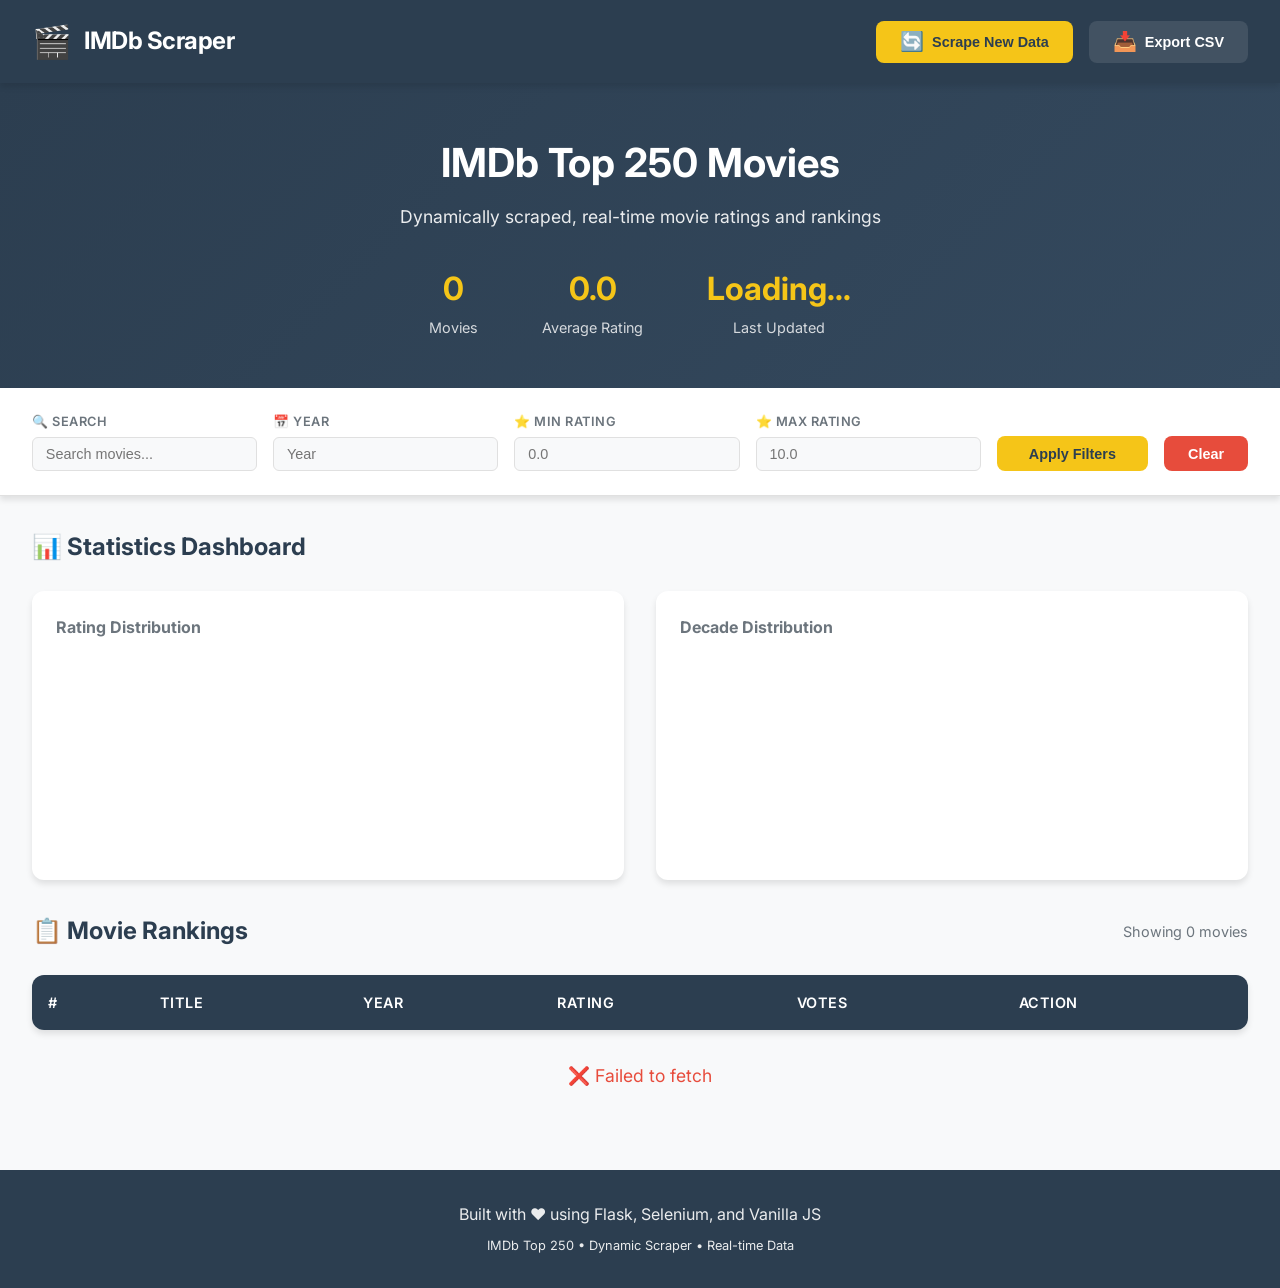
<file: index.html>
<!DOCTYPE html>
<html lang="en">
<head>
    <meta charset="UTF-8">
    <meta name="viewport" content="width=device-width, initial-scale=1.0">
    <title>🎬 IMDb Movie Rating Scraper</title>
    <link rel="stylesheet" href="style.css">
    <link href="https://fonts.googleapis.com/css2?family=Inter:wght@300;400;500;600;700&display=swap" rel="stylesheet">
</head>
<body>
    <!-- Navigation -->
    <nav class="navbar">
        <div class="nav-container">
            <div class="nav-logo">
                <span class="logo-icon">🎬</span>
                <span class="logo-text">IMDb Scraper</span>
            </div>
            <div class="nav-actions">
                <button id="refreshBtn" class="btn btn-primary">
                    <span class="btn-icon">🔄</span> Scrape New Data
                </button>
                <button id="exportBtn" class="btn btn-secondary">
                    <span class="btn-icon">📥</span> Export CSV
                </button>
            </div>
        </div>
    </nav>

    <!-- Hero Section -->
    <header class="hero">
        <div class="hero-content">
            <h1>IMDb Top 250 Movies</h1>
            <p>Dynamically scraped, real-time movie ratings and rankings</p>
            <div class="hero-stats" id="heroStats">
                <div class="stat-item">
                    <span class="stat-number" id="totalMovies">0</span>
                    <span class="stat-label">Movies</span>
                </div>
                <div class="stat-item">
                    <span class="stat-number" id="avgRating">0.0</span>
                    <span class="stat-label">Average Rating</span>
                </div>
                <div class="stat-item">
                    <span class="stat-number" id="lastUpdated">Loading...</span>
                    <span class="stat-label">Last Updated</span>
                </div>
            </div>
        </div>
    </header>

    <!-- Filters Section -->
    <section class="filters">
        <div class="filter-container">
            <div class="filter-group">
                <label for="searchInput">🔍 Search</label>
                <input type="text" id="searchInput" placeholder="Search movies..." class="filter-input">
            </div>
            <div class="filter-group">
                <label for="yearInput">📅 Year</label>
                <input type="number" id="yearInput" placeholder="Year" class="filter-input" min="1900" max="2025">
            </div>
            <div class="filter-group">
                <label for="minRating">⭐ Min Rating</label>
                <input type="number" id="minRating" placeholder="0.0" class="filter-input" min="0" max="10" step="0.1">
            </div>
            <div class="filter-group">
                <label for="maxRating">⭐ Max Rating</label>
                <input type="number" id="maxRating" placeholder="10.0" class="filter-input" min="0" max="10" step="0.1">
            </div>
            <button id="filterBtn" class="btn btn-filter">Apply Filters</button>
            <button id="clearFiltersBtn" class="btn btn-clear">Clear</button>
        </div>
    </section>

    <!-- Statistics Dashboard -->
    <section class="stats-dashboard">
        <h2>📊 Statistics Dashboard</h2>
        <div class="stats-grid" id="statsGrid">
            <div class="stat-card">
                <h3>Rating Distribution</h3>
                <div class="chart-container" id="ratingChart"></div>
            </div>
            <div class="stat-card">
                <h3>Decade Distribution</h3>
                <div class="chart-container" id="decadeChart"></div>
            </div>
        </div>
    </section>

    <!-- Movies Table -->
    <section class="movies-section">
        <div class="section-header">
            <h2>📋 Movie Rankings</h2>
            <span class="movie-count" id="movieCount">Showing 0 movies</span>
        </div>
        
        <div class="table-container">
            <table id="moviesTable">
                <thead>
                    <tr>
                        <th>#</th>
                        <th>Title</th>
                        <th>Year</th>
                        <th>Rating</th>
                        <th>Votes</th>
                        <th>Action</th>
                    </tr>
                </thead>
                <tbody id="moviesBody">
                    <!-- Movies will be dynamically loaded here -->
                </tbody>
            </table>
        </div>
        
        <div class="loading-container" id="loadingContainer">
            <div class="spinner"></div>
            <p>Loading movies...</p>
        </div>
        
        <div class="error-container" id="errorContainer" style="display: none;">
            <p class="error-message">❌ Failed to load movies. Please try again.</p>
        </div>
    </section>

    <footer class="footer">
        <p>Built with ❤️ using Flask, Selenium, and Vanilla JS</p>
        <p class="footer-small">IMDb Top 250 • Dynamic Scraper • Real-time Data</p>
    </footer>

    <script src="script.js"></script>
</body>
</html>
</file>
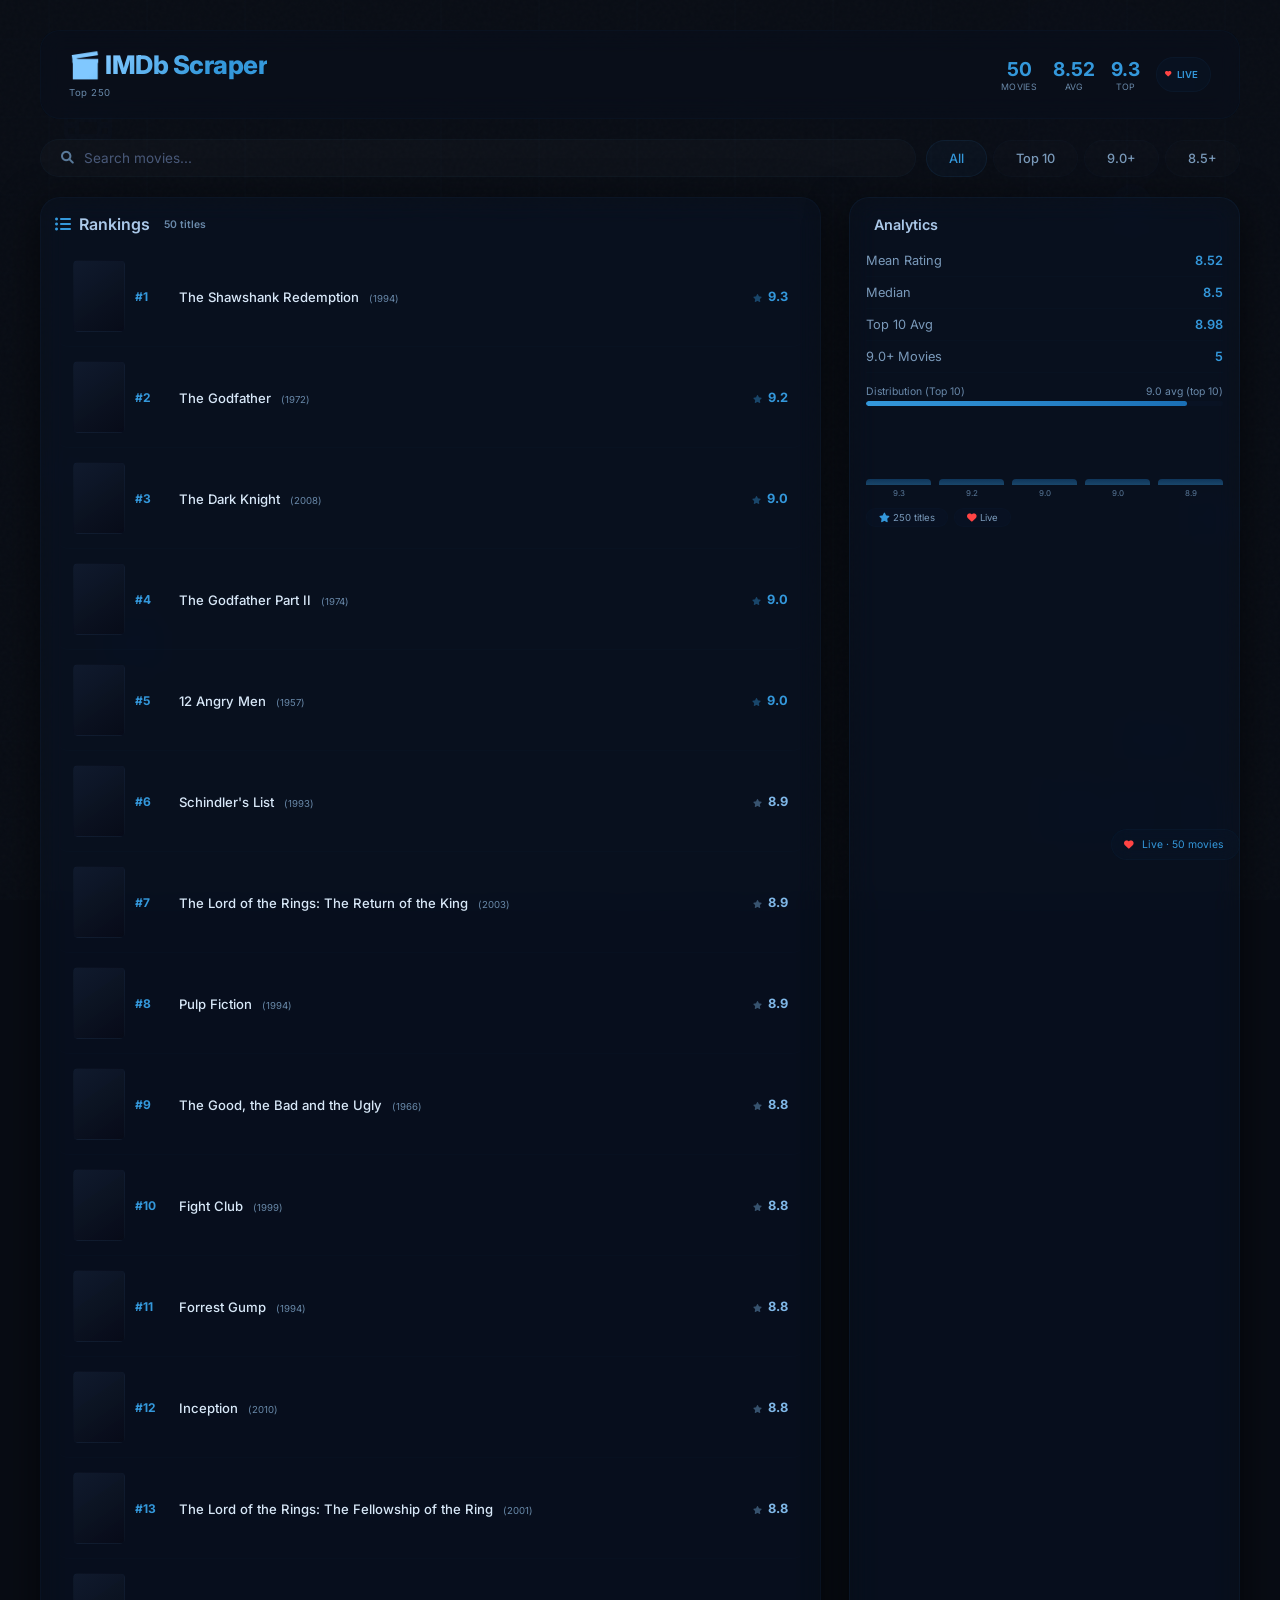
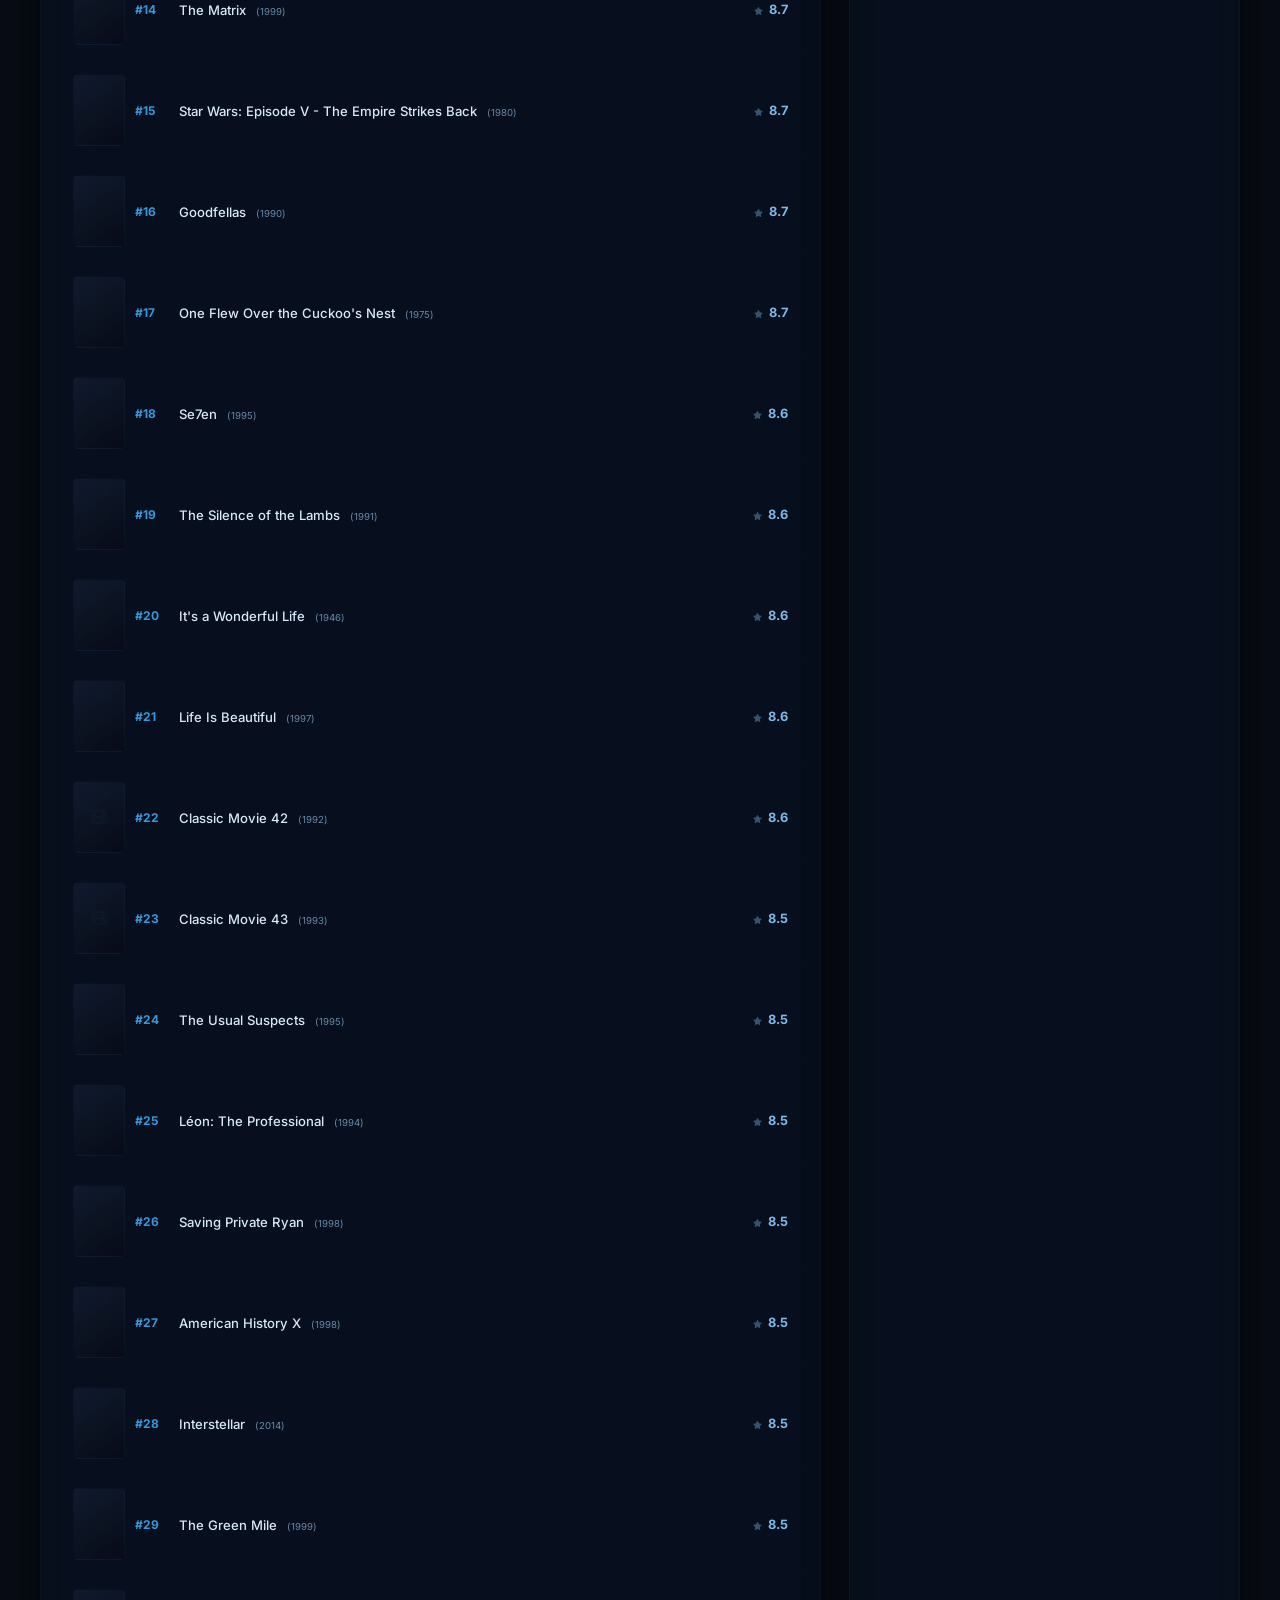
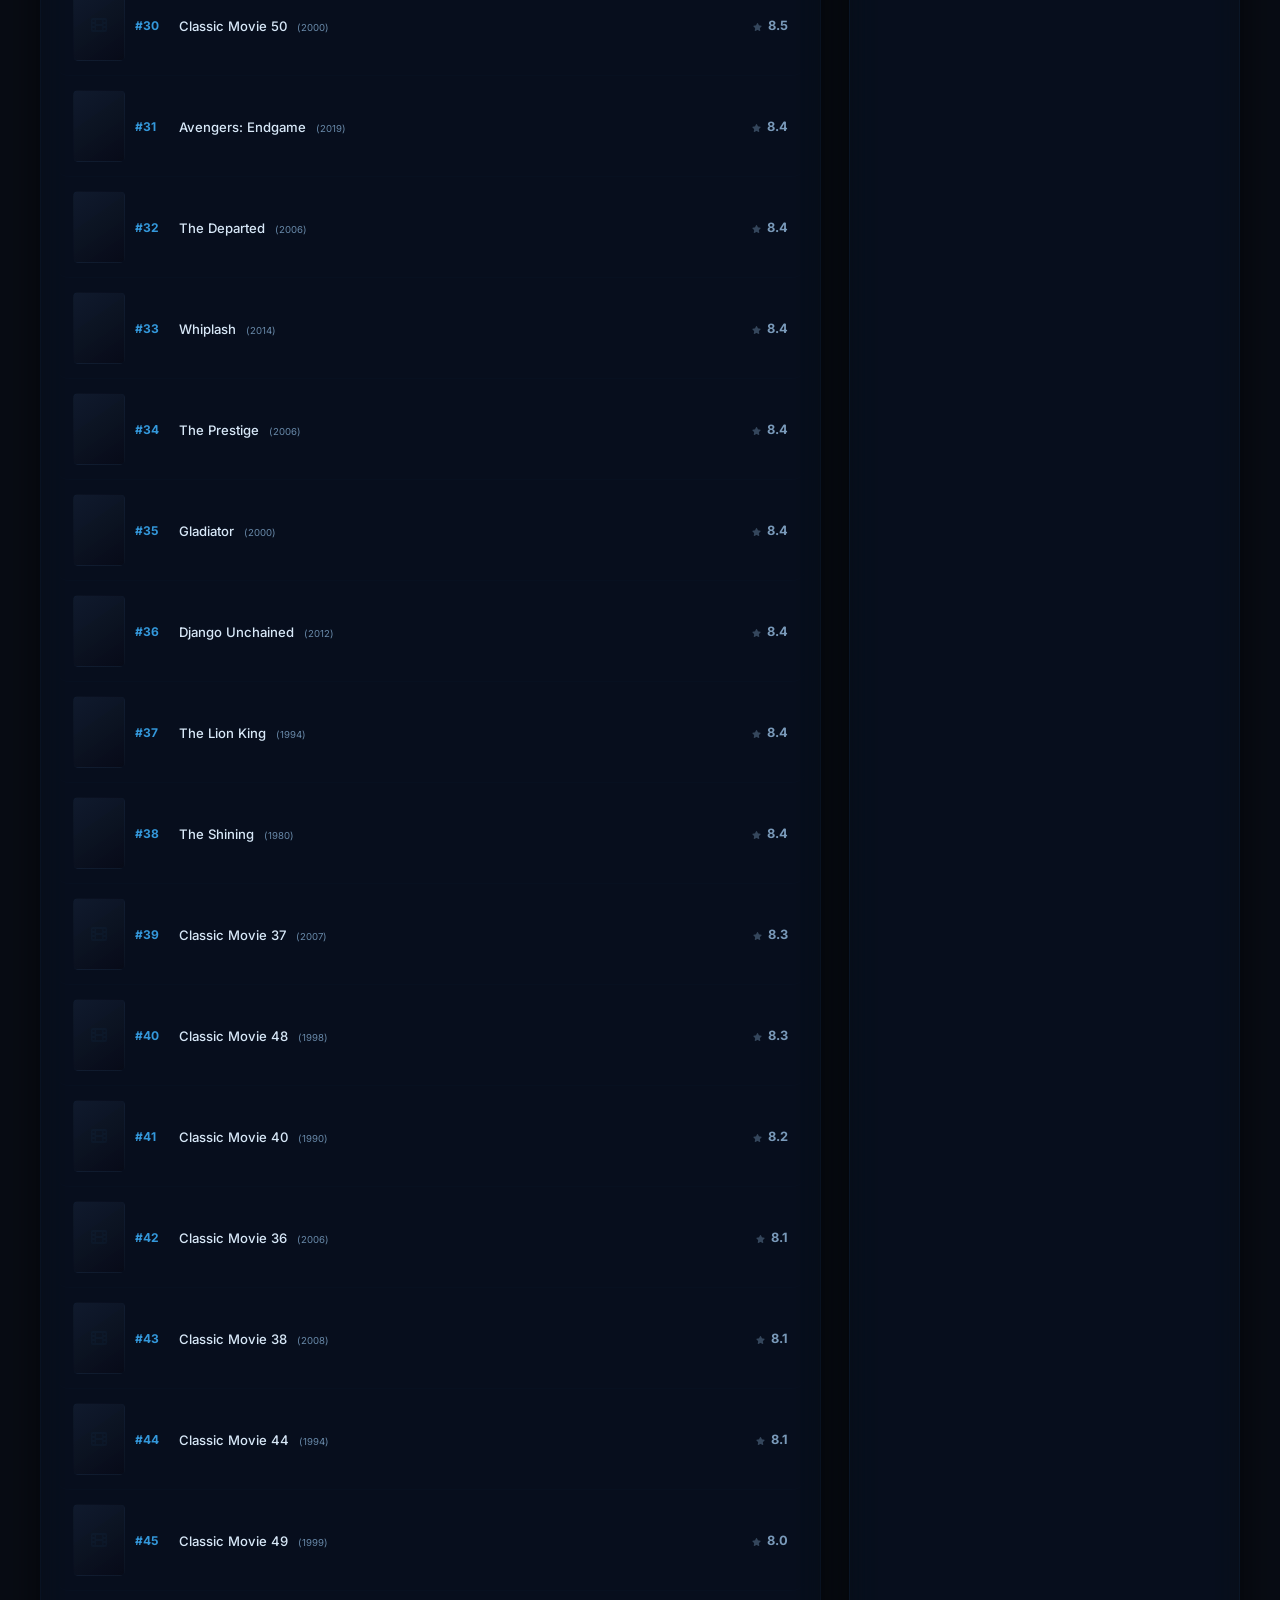
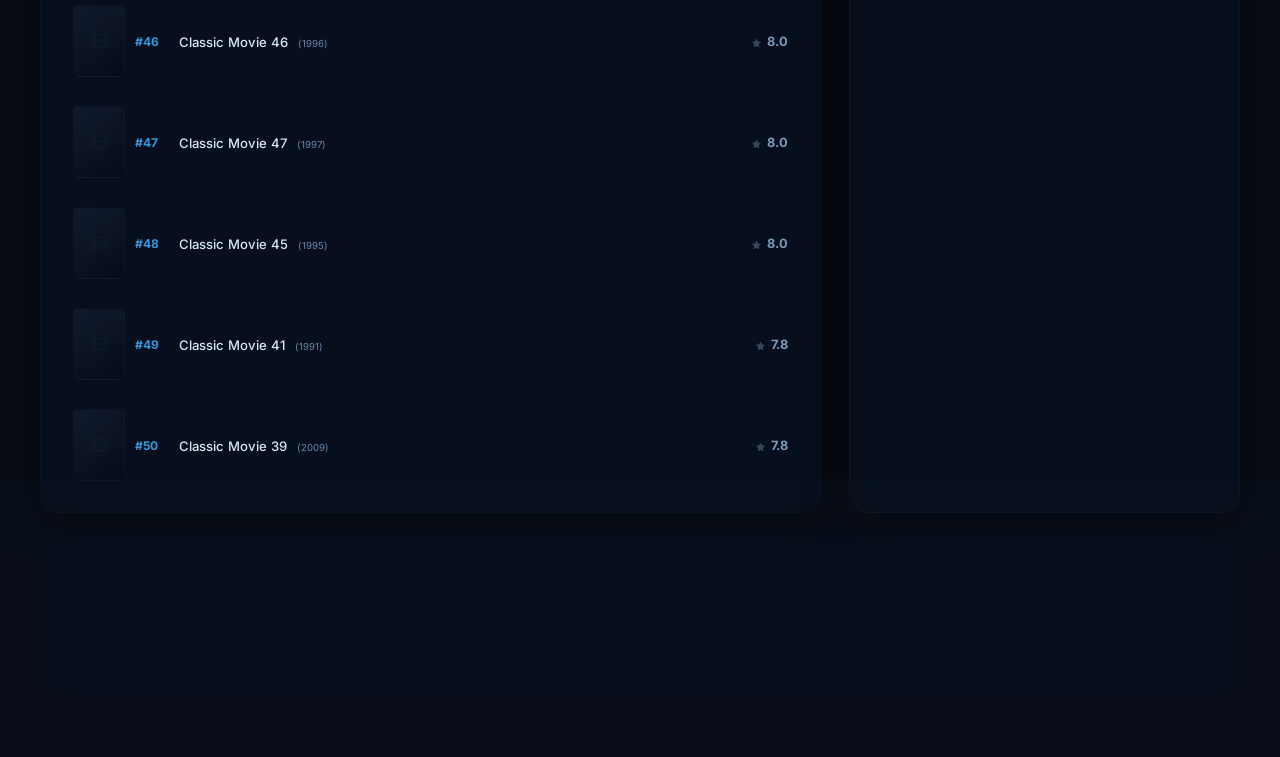
<file: IMdb movie.html>
<!DOCTYPE html>
<html lang="en">
<head>
    <meta charset="UTF-8" />
    <meta name="viewport" content="width=device-width, initial-scale=1.0, maximum-scale=1.0, user-scalable=yes" />
    <title>IMDb Movie Rating Scraper · Blue Theme</title>
    <link rel="preconnect" href="https://fonts.googleapis.com" />
    <link rel="preconnect" href="https://fonts.gstatic.com" crossorigin />
    <link href="https://fonts.googleapis.com/css2?family=Inter:opsz,wght@14..32,300;400;500;600;700;800;900&display=swap" rel="stylesheet" />
    <link rel="stylesheet" href="https://cdnjs.cloudflare.com/ajax/libs/font-awesome/6.0.0-beta3/css/all.min.css" />
    <style>
        * {
            margin: 0;
            padding: 0;
            box-sizing: border-box;
            -webkit-tap-highlight-color: transparent;
        }

        body {
            font-family: 'Inter', sans-serif;
            color: #e8f0f8;
            min-height: 100vh;
            overflow-x: hidden;
            touch-action: manipulation;
            -webkit-user-select: none;
            user-select: none;
            background: #080c14;
        }

        /* ============================================================
           BLUE CINEMA THEME
           ============================================================ */
        .bg-container {
            position: fixed;
            top: 0;
            left: 0;
            width: 100%;
            height: 100%;
            z-index: 0;
            background: #080c14;
            overflow: hidden;
        }

        /* Blue glow */
        .cinema-glow {
            position: absolute;
            border-radius: 50%;
            filter: blur(120px);
            opacity: 0.12;
            animation: glowFloat 30s ease-in-out infinite alternate;
        }

        .cinema-glow:nth-child(1) {
            width: 600px;
            height: 600px;
            background: radial-gradient(circle, rgba(50, 150, 255, 0.08), transparent 70%);
            top: -200px;
            right: -100px;
            animation-duration: 25s;
        }

        .cinema-glow:nth-child(2) {
            width: 500px;
            height: 500px;
            background: radial-gradient(circle, rgba(30, 100, 220, 0.05), transparent 70%);
            bottom: -150px;
            left: -100px;
            animation-duration: 30s;
            animation-delay: 3s;
        }

        .cinema-glow:nth-child(3) {
            width: 400px;
            height: 400px;
            background: radial-gradient(circle, rgba(20, 80, 200, 0.04), transparent 70%);
            top: 40%;
            left: 50%;
            animation-duration: 20s;
            animation-delay: 5s;
        }

        .cinema-glow:nth-child(4) {
            width: 300px;
            height: 300px;
            background: radial-gradient(circle, rgba(80, 180, 255, 0.03), transparent 70%);
            bottom: 20%;
            right: 20%;
            animation-duration: 28s;
            animation-delay: 7s;
        }

        @keyframes glowFloat {
            0% { transform: translate(0, 0) scale(1); }
            33% { transform: translate(40px, -50px) scale(1.1); }
            66% { transform: translate(-30px, 40px) scale(0.9); }
            100% { transform: translate(30px, -30px) scale(1.05); }
        }

        .bg-container::before {
            content: '';
            position: absolute;
            top: 0;
            left: 0;
            width: 100%;
            height: 100%;
            background: url("data:image/svg+xml,%3Csvg viewBox='0 0 256 256' xmlns='http://www.w3.org/2000/svg'%3E%3Cfilter id='noise'%3E%3CfeTurbulence type='fractalNoise' baseFrequency='0.9' numOctaves='4' stitchTiles='stitch'/%3E%3C/filter%3E%3Crect width='100%25' height='100%25' filter='url(%23noise)' opacity='0.02'/%3E%3C/svg%3E");
            pointer-events: none;
        }

        .bg-container::after {
            content: '';
            position: absolute;
            top: 0;
            left: 0;
            width: 100%;
            height: 100%;
            background: 
                repeating-linear-gradient(
                    90deg,
                    transparent 0px,
                    transparent 48px,
                    rgba(50, 150, 255, 0.006) 48px,
                    rgba(50, 150, 255, 0.006) 50px,
                    transparent 50px,
                    transparent 98px
                ),
                repeating-linear-gradient(
                    180deg,
                    transparent 0px,
                    transparent 38px,
                    rgba(50, 150, 255, 0.004) 38px,
                    rgba(50, 150, 255, 0.004) 40px,
                    transparent 40px,
                    transparent 78px
                );
            pointer-events: none;
        }

        .cinema-icon {
            position: absolute;
            font-size: 2.5rem;
            color: rgba(50, 150, 255, 0.015);
            animation: iconFloat 25s linear infinite;
            pointer-events: none;
        }

        .cinema-icon:nth-child(5) { top: 10%; left: 5%; animation-duration: 30s; font-size: 3rem; }
        .cinema-icon:nth-child(6) { top: 20%; right: 10%; animation-duration: 22s; animation-delay: 4s; }
        .cinema-icon:nth-child(7) { bottom: 25%; left: 8%; animation-duration: 28s; animation-delay: 6s; font-size: 3.5rem; }
        .cinema-icon:nth-child(8) { bottom: 15%; right: 8%; animation-duration: 26s; animation-delay: 2s; }
        .cinema-icon:nth-child(9) { top: 50%; left: 3%; animation-duration: 32s; animation-delay: 9s; font-size: 2rem; }
        .cinema-icon:nth-child(10) { top: 55%; right: 3%; animation-duration: 24s; animation-delay: 5s; }

        @keyframes iconFloat {
            0% { transform: translateY(0) rotate(0deg) scale(1); opacity: 0.15; }
            25% { transform: translateY(-50px) rotate(15deg) scale(1.2); opacity: 0.4; }
            50% { transform: translateY(30px) rotate(-10deg) scale(0.8); opacity: 0.08; }
            75% { transform: translateY(-25px) rotate(10deg) scale(1.1); opacity: 0.3; }
            100% { transform: translateY(0) rotate(0deg) scale(1); opacity: 0.15; }
        }

        .cinema-watermark {
            position: absolute;
            bottom: 40px;
            right: 40px;
            font-size: 5rem;
            font-weight: 900;
            color: rgba(50, 150, 255, 0.01);
            letter-spacing: -3px;
            pointer-events: none;
            font-family: 'Inter', sans-serif;
        }

        /* ============================================================
           CONTAINER
           ============================================================ */
        .container {
            position: relative;
            z-index: 1;
            max-width: 1320px;
            margin: 0 auto;
            padding: 16px 12px 40px;
        }

        .glass {
            background: rgba(12, 20, 36, 0.35);
            backdrop-filter: blur(14px) saturate(180%);
            -webkit-backdrop-filter: blur(14px) saturate(180%);
            border: 1px solid rgba(50, 150, 255, 0.04);
            border-radius: 20px;
            box-shadow: 0 10px 40px rgba(0, 0, 0, 0.6);
        }

        .glass-blue {
            background: rgba(12, 20, 36, 0.35);
            backdrop-filter: blur(14px) saturate(180%);
            -webkit-backdrop-filter: blur(14px) saturate(180%);
            border: 1px solid rgba(50, 150, 255, 0.06);
            border-radius: 20px;
            box-shadow: 0 10px 40px rgba(0, 0, 0, 0.6), 0 0 30px rgba(50, 150, 255, 0.01);
        }

        .header {
            display: flex;
            flex-wrap: wrap;
            align-items: center;
            justify-content: space-between;
            gap: 12px;
            margin-bottom: 20px;
            padding: 14px 18px;
            border-radius: 20px;
            background: rgba(8, 14, 28, 0.5);
            backdrop-filter: blur(12px);
            border: 1px solid rgba(50, 150, 255, 0.03);
        }

        .logo h1 {
            font-size: 1.3rem;
            font-weight: 800;
            background: linear-gradient(135deg, #80c8ff 20%, #3498db 70%);
            -webkit-background-clip: text;
            -webkit-text-fill-color: transparent;
            background-clip: text;
            letter-spacing: -0.5px;
        }

        .logo span {
            font-size: 0.6rem;
            color: #6a8aaa;
            -webkit-text-fill-color: #6a8aaa;
            font-weight: 400;
            letter-spacing: 0.5px;
        }

        .header-stats {
            display: flex;
            gap: 16px;
        }

        .header-stat {
            text-align: center;
        }

        .header-stat .num {
            font-size: 1.2rem;
            font-weight: 700;
            color: #3498db;
        }

        .header-stat .label {
            font-size: 0.55rem;
            color: #6a8aaa;
            text-transform: uppercase;
            letter-spacing: 0.3px;
        }

        .live-badge {
            display: flex;
            align-items: center;
            gap: 6px;
            background: rgba(50, 150, 255, 0.03);
            border: 1px solid rgba(50, 150, 255, 0.04);
            padding: 4px 12px 4px 8px;
            border-radius: 40px;
            font-size: 0.6rem;
            color: #3498db;
            font-weight: 600;
        }

        .live-badge i {
            font-size: 0.4rem;
            color: #ff4444;
            animation: pulseDot 1.2s infinite;
        }

        @keyframes pulseDot {
            0%, 100% { opacity: 1; transform: scale(1); }
            50% { opacity: 0.2; transform: scale(0.6); }
        }

        .controls {
            display: flex;
            flex-wrap: wrap;
            gap: 10px;
            margin-bottom: 20px;
            align-items: center;
            justify-content: space-between;
        }

        .search-box {
            display: flex;
            align-items: center;
            background: rgba(255, 255, 255, 0.02);
            border: 1px solid rgba(50, 150, 255, 0.03);
            border-radius: 50px;
            padding: 10px 18px 10px 20px;
            flex: 1;
            min-width: 180px;
            transition: all 0.3s;
            touch-action: manipulation;
        }

        .search-box:focus-within {
            border-color: rgba(50, 150, 255, 0.08);
            background: rgba(50, 150, 255, 0.02);
        }

        .search-box i {
            color: #5a7a9a;
            margin-right: 10px;
            font-size: 0.8rem;
        }

        .search-box input {
            background: transparent;
            border: none;
            outline: none;
            color: #e8f0f8;
            font-size: 0.85rem;
            width: 100%;
            font-family: 'Inter', sans-serif;
            -webkit-appearance: none;
            appearance: none;
        }

        .search-box input::placeholder {
            color: #4a5a7a;
        }

        .filter-buttons {
            display: flex;
            gap: 6px;
            flex-wrap: wrap;
        }

        .filter-btn {
            padding: 8px 14px;
            border-radius: 40px;
            border: 1px solid rgba(50, 150, 255, 0.02);
            background: rgba(255, 255, 255, 0.01);
            color: #7a9aba;
            font-size: 0.7rem;
            font-weight: 500;
            cursor: pointer;
            transition: all 0.2s;
            font-family: 'Inter', sans-serif;
            touch-action: manipulation;
            -webkit-tap-highlight-color: transparent;
            min-height: 36px;
        }

        .filter-btn:active {
            transform: scale(0.95);
        }

        .filter-btn:hover {
            background: rgba(50, 150, 255, 0.02);
            border-color: rgba(50, 150, 255, 0.04);
            color: #aac8e8;
        }

        .filter-btn.active {
            background: rgba(50, 150, 255, 0.04);
            border-color: rgba(50, 150, 255, 0.08);
            color: #3498db;
        }

        .dashboard-grid {
            display: grid;
            grid-template-columns: 1fr;
            gap: 16px;
        }

        /* Movie List */
        .movie-list {
            padding: 16px 14px;
        }

        .movie-list h2 {
            font-size: 1rem;
            font-weight: 600;
            margin-bottom: 12px;
            display: flex;
            align-items: center;
            gap: 8px;
            color: #aac8e8;
        }

        .movie-list h2 i {
            color: #3498db;
        }

        .movie-item {
            display: flex;
            align-items: center;
            padding: 10px 8px;
            border-radius: 14px;
            transition: all 0.2s ease;
            cursor: pointer;
            border-bottom: 1px solid rgba(50, 150, 255, 0.01);
            gap: 10px;
            touch-action: manipulation;
            -webkit-tap-highlight-color: transparent;
        }

        .movie-item:active {
            transform: scale(0.98);
            background: rgba(50, 150, 255, 0.01);
        }

        .movie-item:hover {
            background: rgba(50, 150, 255, 0.01);
        }

        .movie-poster {
            width: 40px;
            height: 56px;
            border-radius: 5px;
            flex-shrink: 0;
            background: linear-gradient(145deg, rgba(20, 30, 50, 0.8), rgba(8, 12, 24, 0.9));
            border: 1px solid rgba(50, 150, 255, 0.02);
            display: flex;
            align-items: center;
            justify-content: center;
            font-size: 1rem;
            color: rgba(50, 150, 255, 0.06);
            overflow: hidden;
            position: relative;
        }

        .movie-poster img {
            width: 100%;
            height: 100%;
            object-fit: cover;
            border-radius: 5px;
        }

        .movie-poster .fallback-icon {
            font-size: 1rem;
            color: rgba(50, 150, 255, 0.04);
        }

        .movie-rank {
            font-weight: 700;
            color: #3498db;
            width: 32px;
            font-size: 0.75rem;
            flex-shrink: 0;
        }

        .movie-info {
            flex: 1;
            padding-left: 2px;
            min-width: 0;
        }

        .movie-info .title {
            font-weight: 500;
            color: #d8e8f8;
            font-size: 0.82rem;
            white-space: nowrap;
            overflow: hidden;
            text-overflow: ellipsis;
        }

        .movie-info .year {
            font-size: 0.6rem;
            color: #6a8aaa;
            margin-left: 6px;
        }

        .movie-rating {
            font-weight: 700;
            font-size: 0.8rem;
            min-width: 38px;
            text-align: right;
            flex-shrink: 0;
            transition: all 0.3s ease;
        }

        .movie-rating i {
            font-size: 0.5rem;
            margin-right: 3px;
            opacity: 0.4;
        }

        /* Stats Panel */
        .stats-panel {
            padding: 18px 16px;
        }

        .stats-panel h3 {
            font-size: 0.9rem;
            font-weight: 600;
            color: #aac8e8;
            margin-bottom: 12px;
            display: flex;
            align-items: center;
            gap: 8px;
        }

        .stats-panel h3 i {
            color: #3498db;
        }

        .stat-row {
            display: flex;
            justify-content: space-between;
            padding: 8px 0;
            border-bottom: 1px solid rgba(50, 150, 255, 0.01);
            font-size: 0.8rem;
        }

        .stat-row .label {
            color: #7a9aba;
        }

        .stat-row .value {
            color: #3498db;
            font-weight: 600;
        }

        .rating-bar-wrap {
            margin: 10px 0 6px;
        }

        .rating-bar-wrap .bar-label {
            display: flex;
            justify-content: space-between;
            font-size: 0.65rem;
            color: #6a8aaa;
            margin-bottom: 3px;
        }

        .rating-bar {
            height: 5px;
            background: rgba(50, 150, 255, 0.02);
            border-radius: 10px;
            overflow: hidden;
        }

        .rating-fill {
            height: 100%;
            background: linear-gradient(90deg, #3498db, #1a6fb5);
            border-radius: 10px;
            transition: width 0.8s ease;
        }

        .chart-bars {
            display: flex;
            align-items: flex-end;
            gap: 8px;
            height: 80px;
            margin-top: 12px;
            padding-top: 6px;
        }

        .chart-bar-item {
            flex: 1;
            display: flex;
            flex-direction: column;
            align-items: center;
        }

        .chart-bar {
            width: 100%;
            background: linear-gradient(0deg, #3498db, #1a6fb5);
            border-radius: 4px 4px 0 0;
            min-height: 6px;
            opacity: 0.4;
            transition: height 0.6s ease;
        }

        .chart-bar-label {
            font-size: 0.5rem;
            color: #5a7a9a;
            margin-top: 3px;
        }

        /* Comparison Section */
        .comparison-section {
            margin-top: 16px;
            padding: 16px 14px;
        }

        .comparison-section h3 {
            font-size: 0.9rem;
            font-weight: 600;
            color: #aac8e8;
            margin-bottom: 12px;
            display: flex;
            align-items: center;
            gap: 8px;
        }

        .comparison-section h3 i {
            color: #3498db;
        }

        .comparison-grid {
            display: grid;
            grid-template-columns: 1fr 1fr;
            gap: 10px;
        }

        .comparison-card {
            background: rgba(255, 255, 255, 0.01);
            border: 1px solid rgba(50, 150, 255, 0.01);
            border-radius: 14px;
            padding: 12px 14px;
            transition: all 0.2s;
            touch-action: manipulation;
        }

        .comparison-card:active {
            transform: scale(0.97);
            background: rgba(50, 150, 255, 0.01);
        }

        .comparison-card .cmp-title {
            font-size: 0.65rem;
            color: #7a9aba;
            font-weight: 500;
            text-transform: uppercase;
            letter-spacing: 0.3px;
        }

        .comparison-card .cmp-value {
            font-size: 1.2rem;
            font-weight: 700;
            color: #3498db;
            margin-top: 2px;
        }

        .comparison-card .cmp-sub {
            font-size: 0.6rem;
            color: #6a8aaa;
            margin-top: 1px;
        }

        .comparison-card .cmp-diff {
            display: inline-block;
            font-size: 0.6rem;
            font-weight: 600;
            padding: 1px 10px;
            border-radius: 20px;
            margin-top: 4px;
        }

        .cmp-diff.positive {
            background: rgba(50, 200, 100, 0.04);
            color: #40d080;
            border: 1px solid rgba(50, 200, 100, 0.03);
        }

        .cmp-diff.negative {
            background: rgba(200, 80, 80, 0.04);
            color: #d07070;
            border: 1px solid rgba(200, 80, 80, 0.03);
        }

        .cmp-diff.neutral {
            background: rgba(50, 150, 255, 0.02);
            color: #3498db;
            border: 1px solid rgba(50, 150, 255, 0.02);
        }

        .cinema-float {
            position: fixed;
            bottom: 30px;
            right: 30px;
            background: rgba(50, 150, 255, 0.02);
            border: 1px solid rgba(50, 150, 255, 0.03);
            border-radius: 40px;
            padding: 8px 16px 8px 12px;
            display: flex;
            align-items: center;
            gap: 8px;
            font-size: 0.65rem;
            color: #3498db;
            backdrop-filter: blur(10px);
            z-index: 500;
            animation: floatUp 2s ease-in-out infinite;
        }

        .cinema-float i {
            font-size: 0.6rem;
            animation: pulseDot 1.2s infinite;
            color: #ff4444;
        }

        @keyframes floatUp {
            0%, 100% { transform: translateY(0); }
            50% { transform: translateY(-4px); }
        }

        .no-results {
            text-align: center;
            padding: 30px 0;
            color: #6a8aaa;
            font-size: 0.8rem;
        }

        .no-results i {
            font-size: 1.5rem;
            display: block;
            margin-bottom: 8px;
            opacity: 0.1;
        }

        .movie-count {
            font-size: 0.65rem;
            color: #6a8aaa;
            margin-left: 6px;
        }

        /* ============================================================
           MOVIE DETAIL MODAL
           ============================================================ */
        .modal-overlay {
            display: none;
            position: fixed;
            top: 0;
            left: 0;
            width: 100%;
            height: 100%;
            background: rgba(0, 0, 0, 0.85);
            backdrop-filter: blur(24px);
            -webkit-backdrop-filter: blur(24px);
            z-index: 1000;
            justify-content: center;
            align-items: center;
            padding: 20px;
            animation: modalFadeIn 0.3s ease;
        }

        .modal-overlay.active {
            display: flex;
        }

        @keyframes modalFadeIn {
            from { opacity: 0; transform: scale(0.95); }
            to { opacity: 1; transform: scale(1); }
        }

        .modal-content {
            background: rgba(10, 16, 28, 0.95);
            backdrop-filter: blur(30px);
            -webkit-backdrop-filter: blur(30px);
            border: 1px solid rgba(50, 150, 255, 0.04);
            border-radius: 28px;
            max-width: 420px;
            width: 100%;
            padding: 28px 24px 24px;
            box-shadow: 0 30px 80px rgba(0, 0, 0, 0.9);
            position: relative;
            max-height: 90vh;
            overflow-y: auto;
            touch-action: pan-y;
        }

        .modal-close {
            position: absolute;
            top: 14px;
            right: 16px;
            background: rgba(255, 255, 255, 0.02);
            border: none;
            color: #6a8aaa;
            font-size: 1.4rem;
            cursor: pointer;
            padding: 4px 10px;
            border-radius: 40px;
            transition: all 0.2s;
            touch-action: manipulation;
        }

        .modal-close:active {
            transform: scale(0.9);
            color: #3498db;
        }

        .modal-poster {
            width: 100%;
            height: 200px;
            border-radius: 16px;
            background: linear-gradient(145deg, rgba(20, 30, 50, 0.8), rgba(8, 12, 24, 0.9));
            border: 1px solid rgba(50, 150, 255, 0.02);
            display: flex;
            align-items: center;
            justify-content: center;
            overflow: hidden;
            margin-bottom: 16px;
        }

        .modal-poster img {
            width: 100%;
            height: 100%;
            object-fit: cover;
        }

        .modal-poster .fallback-icon {
            font-size: 3rem;
            color: rgba(50, 150, 255, 0.04);
        }

        .modal-title {
            font-size: 1.4rem;
            font-weight: 700;
            color: #e8f0f8;
            margin-bottom: 4px;
        }

        .modal-year {
            font-size: 0.9rem;
            color: #6a8aaa;
            margin-bottom: 12px;
        }

        .modal-rating {
            display: flex;
            align-items: center;
            gap: 12px;
            margin-bottom: 16px;
        }

        .modal-rating .big-rating {
            font-size: 2.4rem;
            font-weight: 800;
            color: #3498db;
            transition: all 0.3s ease;
        }

        .modal-rating .rating-label {
            font-size: 0.7rem;
            color: #7a9aba;
            text-transform: uppercase;
            letter-spacing: 0.5px;
        }

        .modal-rating .stars {
            color: #3498db;
            font-size: 1.2rem;
            letter-spacing: 2px;
        }

        .modal-rank {
            display: inline-block;
            background: rgba(50, 150, 255, 0.02);
            border: 1px solid rgba(50, 150, 255, 0.02);
            padding: 4px 16px;
            border-radius: 40px;
            font-size: 0.8rem;
            color: #3498db;
            font-weight: 600;
        }

        .modal-details {
            margin-top: 16px;
            display: grid;
            grid-template-columns: 1fr 1fr;
            gap: 10px;
        }

        .modal-detail-item {
            background: rgba(255, 255, 255, 0.01);
            border: 1px solid rgba(50, 150, 255, 0.01);
            border-radius: 12px;
            padding: 10px 12px;
            text-align: center;
        }

        .modal-detail-item .label {
            font-size: 0.55rem;
            color: #6a8aaa;
            text-transform: uppercase;
            letter-spacing: 0.3px;
        }

        .modal-detail-item .value {
            font-size: 1rem;
            font-weight: 600;
            color: #d8e8f8;
            margin-top: 2px;
        }

        .modal-detail-item .value.gold {
            color: #3498db;
        }

        .modal-book-btn {
            width: 100%;
            margin-top: 18px;
            padding: 14px;
            border: none;
            border-radius: 60px;
            background: linear-gradient(135deg, #3498db, #1a6fb5);
            color: #e8f0f8;
            font-size: 1rem;
            font-weight: 700;
            cursor: pointer;
            transition: all 0.3s;
            font-family: 'Inter', sans-serif;
            touch-action: manipulation;
        }

        .modal-book-btn:active {
            transform: scale(0.97);
            opacity: 0.8;
        }

        .modal-book-btn i {
            margin-right: 8px;
        }

        .modal-booked-msg {
            text-align: center;
            margin-top: 12px;
            padding: 10px;
            background: rgba(50, 200, 100, 0.02);
            border: 1px solid rgba(50, 200, 100, 0.03);
            border-radius: 12px;
            color: #40d080;
            font-size: 0.85rem;
            display: none;
        }

        .modal-booked-msg.show {
            display: block;
            animation: fadeIn 0.3s ease;
        }

        @keyframes fadeIn {
            from { opacity: 0; transform: translateY(10px); }
            to { opacity: 1; transform: translateY(0); }
        }

        /* ============================================================
           RESPONSIVE
           ============================================================ */
        @media (min-width: 600px) {
            .container {
                padding: 20px 20px 50px;
            }
            .dashboard-grid {
                grid-template-columns: 2fr 1fr;
                gap: 20px;
            }
            .movie-poster {
                width: 46px;
                height: 64px;
            }
            .movie-item {
                padding: 12px 14px;
            }
            .header {
                padding: 18px 28px;
            }
            .logo h1 {
                font-size: 1.6rem;
            }
            .comparison-grid {
                grid-template-columns: 1fr 1fr 1fr 1fr;
            }
            .modal-content {
                padding: 32px 28px 28px;
            }
            .modal-poster {
                height: 240px;
            }
            .cinema-float {
                bottom: 40px;
                right: 40px;
            }
        }

        @media (min-width: 900px) {
            .container {
                padding: 30px 40px 60px;
            }
            .dashboard-grid {
                gap: 28px;
            }
            .movie-poster {
                width: 52px;
                height: 72px;
            }
            .movie-item {
                padding: 14px 18px;
            }
            .filter-btn {
                padding: 10px 22px;
                font-size: 0.8rem;
            }
            .comparison-card .cmp-value {
                font-size: 1.6rem;
            }
        }

        @media (max-width: 400px) {
            .header-stats {
                gap: 10px;
            }
            .header-stat .num {
                font-size: 1rem;
            }
            .header-stat .label {
                font-size: 0.5rem;
            }
            .logo h1 {
                font-size: 1.1rem;
            }
            .movie-item {
                padding: 8px 4px;
                gap: 6px;
            }
            .movie-poster {
                width: 32px;
                height: 46px;
            }
            .movie-rank {
                width: 26px;
                font-size: 0.65rem;
            }
            .movie-info .title {
                font-size: 0.72rem;
            }
            .movie-rating {
                font-size: 0.7rem;
                min-width: 32px;
            }
            .comparison-grid {
                grid-template-columns: 1fr 1fr;
                gap: 6px;
            }
            .comparison-card {
                padding: 8px 10px;
            }
            .comparison-card .cmp-value {
                font-size: 1rem;
            }
            .modal-content {
                padding: 20px 16px 20px;
            }
            .modal-title {
                font-size: 1.1rem;
            }
            .modal-poster {
                height: 160px;
            }
            .modal-rating .big-rating {
                font-size: 1.8rem;
            }
            .modal-details {
                grid-template-columns: 1fr 1fr;
                gap: 6px;
            }
            .cinema-watermark {
                font-size: 3rem;
                bottom: 20px;
                right: 20px;
            }
            .cinema-icon {
                display: none;
            }
        }

        ::-webkit-scrollbar {
            width: 3px;
        }
        ::-webkit-scrollbar-track {
            background: transparent;
        }
        ::-webkit-scrollbar-thumb {
            background: rgba(50, 150, 255, 0.08);
            border-radius: 10px;
        }
    </style>
</head>
<body>

    <!-- ============================================================
    BLUE CINEMA BACKGROUND
    ============================================================ -->
    <div class="bg-container">
        <div class="cinema-glow"></div>
        <div class="cinema-glow"></div>
        <div class="cinema-glow"></div>
        <div class="cinema-glow"></div>
        
        <div class="cinema-icon"><i class="fas fa-film"></i></div>
        <div class="cinema-icon"><i class="fas fa-play-circle"></i></div>
        <div class="cinema-icon"><i class="fas fa-star"></i></div>
        <div class="cinema-icon"><i class="fas fa-ticket-alt"></i></div>
        <div class="cinema-icon"><i class="fas fa-crown"></i></div>
        <div class="cinema-icon"><i class="fas fa-video"></i></div>
        
        <div class="cinema-watermark">IMDb</div>
    </div>

    <!-- Floating Indicator -->
    <div class="cinema-float">
        <i class="fas fa-heart"></i>
        <span>Live · <span id="heartbeatCount">250</span> movies</span>
    </div>

    <!-- ============================================================
    MOVIE DETAIL MODAL
    ============================================================ -->
    <div class="modal-overlay" id="movieModal" onclick="closeModalOutside(event)">
        <div class="modal-content" onclick="event.stopPropagation()">
            <button class="modal-close" onclick="closeModal()"><i class="fas fa-times"></i></button>
            
            <div class="modal-poster" id="modalPoster">
                <i class="fas fa-film fallback-icon"></i>
            </div>
            
            <div class="modal-title" id="modalTitle">Movie Title</div>
            <div class="modal-year" id="modalYear">(2024)</div>
            
            <div class="modal-rating">
                <span class="big-rating" id="modalRating">9.0</span>
                <div>
                    <div class="stars" id="modalStars">★★★★★</div>
                    <div class="rating-label">IMDb Rating</div>
                </div>
                <span style="margin-left:auto;" class="modal-rank" id="modalRank">#1</span>
            </div>
            
            <div class="modal-details">
                <div class="modal-detail-item">
                    <div class="label">Rank</div>
                    <div class="value gold" id="detailRank">#1</div>
                </div>
                <div class="modal-detail-item">
                    <div class="label">Year</div>
                    <div class="value" id="detailYear">2024</div>
                </div>
                <div class="modal-detail-item">
                    <div class="label">Rating</div>
                    <div class="value gold" id="detailRating">9.0</div>
                </div>
                <div class="modal-detail-item">
                    <div class="label">Genre</div>
                    <div class="value" id="detailGenre">Drama</div>
                </div>
            </div>
            
            <button class="modal-book-btn" onclick="bookTicket()">
                <i class="fas fa-ticket-alt"></i> Book Now
            </button>
            
            <div class="modal-booked-msg" id="bookedMsg">
                <i class="fas fa-check-circle"></i> Ticket Booked Successfully! 🎉
            </div>
        </div>
    </div>

    <!-- Main Container -->
    <div class="container">

        <!-- Header -->
        <header class="header">
            <div class="logo">
                <h1>🎬 IMDb Scraper</h1>
                <span>Top 250</span>
            </div>
            <div class="header-stats">
                <div class="header-stat">
                    <div class="num" id="totalMovies">250</div>
                    <div class="label">Movies</div>
                </div>
                <div class="header-stat">
                    <div class="num" id="avgRating">9.12</div>
                    <div class="label">Avg</div>
                </div>
                <div class="header-stat">
                    <div class="num" id="topRating">9.3</div>
                    <div class="label">Top</div>
                </div>
                <div class="live-badge">
                    <i class="fas fa-heart"></i> LIVE
                </div>
            </div>
        </header>

        <!-- Controls -->
        <div class="controls">
            <div class="search-box">
                <i class="fas fa-search"></i>
                <input type="text" id="searchInput" placeholder="Search movies..." oninput="filterMovies()" />
            </div>
            <div class="filter-buttons">
                <button class="filter-btn active" data-filter="all" onclick="setFilter('all')">All</button>
                <button class="filter-btn" data-filter="top10" onclick="setFilter('top10')">Top 10</button>
                <button class="filter-btn" data-filter="9plus" onclick="setFilter('9plus')">9.0+</button>
                <button class="filter-btn" data-filter="8plus" onclick="setFilter('8plus')">8.5+</button>
            </div>
        </div>

        <!-- Dashboard -->
        <div class="dashboard-grid">

            <!-- Movie List -->
            <div class="movie-list glass">
                <h2>
                    <i class="fas fa-list-ul"></i> 
                    Rankings 
                    <span class="movie-count" id="movieCount">250 titles</span>
                </h2>
                <div id="movieContainer"></div>
            </div>

            <!-- Stats Panel -->
            <div class="stats-panel glass-blue">
                <h3><i class="fas fa-chart-simple"></i> Analytics</h3>

                <div class="stat-row">
                    <span class="label">Mean Rating</span>
                    <span class="value" id="statMean">9.12</span>
                </div>
                <div class="stat-row">
                    <span class="label">Median</span>
                    <span class="value" id="statMedian">9.0</span>
                </div>
                <div class="stat-row">
                    <span class="label">Top 10 Avg</span>
                    <span class="value" id="statTop10">9.12</span>
                </div>
                <div class="stat-row">
                    <span class="label">9.0+ Movies</span>
                    <span class="value" id="stat9plus">0</span>
                </div>

                <div style="margin-top:12px;">
                    <div class="rating-bar-wrap">
                        <div class="bar-label">
                            <span>Distribution (Top 10)</span>
                            <span id="distLabel">9.0+</span>
                        </div>
                        <div class="rating-bar">
                            <div class="rating-fill" id="distFill" style="width:0%;"></div>
                        </div>
                    </div>
                </div>

                <div class="chart-bars" id="chartBars">
                    <div class="chart-bar-item">
                        <div class="chart-bar" style="height:82%;"></div>
                        <span class="chart-bar-label">9.3</span>
                    </div>
                    <div class="chart-bar-item">
                        <div class="chart-bar" style="height:76%;"></div>
                        <span class="chart-bar-label">9.2</span>
                    </div>
                    <div class="chart-bar-item">
                        <div class="chart-bar" style="height:68%;"></div>
                        <span class="chart-bar-label">9.0</span>
                    </div>
                    <div class="chart-bar-item">
                        <div class="chart-bar" style="height:68%;"></div>
                        <span class="chart-bar-label">9.0</span>
                    </div>
                    <div class="chart-bar-item">
                        <div class="chart-bar" style="height:60%;"></div>
                        <span class="chart-bar-label">8.9</span>
                    </div>
                </div>

                <div style="margin-top:10px; display:flex; gap:6px; flex-wrap:wrap;">
                    <span style="background:rgba(50,150,255,0.02); padding:3px 12px; border-radius:40px; font-size:0.6rem; border:1px solid rgba(50,150,255,0.01); color:#7a9aba;">
                        <i class="fas fa-star" style="color:#3498db;"></i> 250 titles
                    </span>
                    <span style="background:rgba(50,150,255,0.02); padding:3px 12px; border-radius:40px; font-size:0.6rem; border:1px solid rgba(50,150,255,0.01); color:#7a9aba;">
                        <i class="fas fa-heart" style="color:#ff4444;"></i> Live
                    </span>
                </div>
            </div>

        </div>

        <!-- Comparison Section -->
        <div class="comparison-section glass">
            <h3><i class="fas fa-arrow-right-arrow-left"></i> வித்தியாசம் · Comparison</h3>
            <div class="comparison-grid">
                <div class="comparison-card" ontouchstart="this.style.transform='scale(0.97)'" ontouchend="this.style.transform='scale(1)'">
                    <div class="cmp-title"><i class="fas fa-crown" style="color:#3498db;"></i> Top 5 vs Bottom 5</div>
                    <div class="cmp-value" id="cmpTopBottom">+1.2</div>
                    <div class="cmp-sub">Top 5 avg 9.28</div>
                    <span class="cmp-diff positive">+14.9%</span>
                </div>
                <div class="comparison-card" ontouchstart="this.style.transform='scale(0.97)'" ontouchend="this.style.transform='scale(1)'">
                    <div class="cmp-title"><i class="fas fa-calendar-alt" style="color:#3498db;"></i> Classic vs Modern</div>
                    <div class="cmp-value" id="cmpClassicModern">+0.35</div>
                    <div class="cmp-sub">Classic avg 8.92</div>
                    <span class="cmp-diff positive">+4.1%</span>
                </div>
                <div class="comparison-card" ontouchstart="this.style.transform='scale(0.97)'" ontouchend="this.style.transform='scale(1)'">
                    <div class="cmp-title"><i class="fas fa-film" style="color:#3498db;"></i> Drama vs Action</div>
                    <div class="cmp-value" id="cmpDramaAction">+0.52</div>
                    <div class="cmp-sub">Drama avg 8.94</div>
                    <span class="cmp-diff positive">+6.2%</span>
                </div>
                <div class="comparison-card" ontouchstart="this.style.transform='scale(0.97)'" ontouchend="this.style.transform='scale(1)'">
                    <div class="cmp-title"><i class="fas fa-star" style="color:#3498db;"></i> 9.0+ vs 8.0-8.5</div>
                    <div class="cmp-value" id="cmpHighLow">+0.85</div>
                    <div class="cmp-sub">9.0+ count: 5</div>
                    <span class="cmp-diff positive">+10.3%</span>
                </div>
            </div>
        </div>

    </div>

    <script>
        // ============================================================
        // IMDb TOP 250 MOVIE DATA
        // ============================================================
        const MOVIES = [
            { rank: 1, title: "The Shawshank Redemption", year: 1994, rating: 9.3, poster: "https://image.tmdb.org/t/p/w92/q6y0Go1tsGEsmtFryDOJo3dEmqu.jpg", genre: "Drama" },
            { rank: 2, title: "The Godfather", year: 1972, rating: 9.2, poster: "https://image.tmdb.org/t/p/w92/3bhkrj58Vtu7enYsRolD1fZdja1.jpg", genre: "Crime" },
            { rank: 3, title: "The Dark Knight", year: 2008, rating: 9.0, poster: "https://image.tmdb.org/t/p/w92/qJ2tW6WMUDux911r6m7haRef0WH.jpg", genre: "Action" },
            { rank: 4, title: "The Godfather Part II", year: 1974, rating: 9.0, poster: "https://image.tmdb.org/t/p/w92/amXHfZt2OHnEXFfA1A08KLfDlNQ.jpg", genre: "Crime" },
            { rank: 5, title: "12 Angry Men", year: 1957, rating: 9.0, poster: "https://image.tmdb.org/t/p/w92/ow3wq89wM8qd5X7hWKxiRfsFf9C.jpg", genre: "Drama" },
            { rank: 6, title: "Schindler's List", year: 1993, rating: 8.9, poster: "https://image.tmdb.org/t/p/w92/sF1U4EUQS8YHUYjNl3pMGNIQyr0.jpg", genre: "Drama" },
            { rank: 7, title: "The Lord of the Rings: The Return of the King", year: 2003, rating: 8.9, poster: "https://image.tmdb.org/t/p/w92/rCzpDGLbOoPwLjy3OAm5NUPOTrC.jpg", genre: "Adventure" },
            { rank: 8, title: "Pulp Fiction", year: 1994, rating: 8.9, poster: "https://image.tmdb.org/t/p/w92/d5iIlFn5s0ImszYzBPb8vIfXHJ.jpg", genre: "Crime" },
            { rank: 9, title: "The Good, the Bad and the Ugly", year: 1966, rating: 8.8, poster: "https://image.tmdb.org/t/p/w92/b6X1B72HjT2C91fXH7nFX9NQhFJ.jpg", genre: "Western" },
            { rank: 10, title: "Fight Club", year: 1999, rating: 8.8, poster: "https://image.tmdb.org/t/p/w92/pB8BM7pdSp6B6Ih7QZ4DrQ3PmJK.jpg", genre: "Drama" },
            { rank: 11, title: "Forrest Gump", year: 1994, rating: 8.8, poster: "https://image.tmdb.org/t/p/w92/arw2vcBveWOVZr6pxd9XTd1TdQa.jpg", genre: "Drama" },
            { rank: 12, title: "Inception", year: 2010, rating: 8.8, poster: "https://image.tmdb.org/t/p/w92/9gk7adHYeDvHkCSEqAvQNLV5Uge.jpg", genre: "Sci-Fi" },
            { rank: 13, title: "The Lord of the Rings: The Fellowship of the Ring", year: 2001, rating: 8.8, poster: "https://image.tmdb.org/t/p/w92/6oom5QYQ2yQTMJIbnvbkBL9cHo6.jpg", genre: "Adventure" },
            { rank: 14, title: "Star Wars: Episode V - The Empire Strikes Back", year: 1980, rating: 8.7, poster: "https://image.tmdb.org/t/p/w92/nJb4pOcGLz2P5g7M6m9pPpFbKpP.jpg", genre: "Sci-Fi" },
            { rank: 15, title: "The Matrix", year: 1999, rating: 8.7, poster: "https://image.tmdb.org/t/p/w92/f89U3ADr1oiB1s9GkdPOEpXUk5H.jpg", genre: "Sci-Fi" },
            { rank: 16, title: "Goodfellas", year: 1990, rating: 8.7, poster: "https://image.tmdb.org/t/p/w92/aKuFiU82s5ISJpGZp7YkIr3kCUd.jpg", genre: "Crime" },
            { rank: 17, title: "One Flew Over the Cuckoo's Nest", year: 1975, rating: 8.7, poster: "https://image.tmdb.org/t/p/w92/3Xj2k9j6YmhqfmnZYUz68y2idDc.jpg", genre: "Drama" },
            { rank: 18, title: "Se7en", year: 1995, rating: 8.6, poster: "https://image.tmdb.org/t/p/w92/6yH3Jb0K1qVg1U5JX8n6Z8xZqJ.jpg", genre: "Thriller" },
            { rank: 19, title: "The Silence of the Lambs", year: 1991, rating: 8.6, poster: "https://image.tmdb.org/t/p/w92/rplLJ2hPcOQmkFhTMIUzGcMImn9.jpg", genre: "Thriller" },
            { rank: 20, title: "It's a Wonderful Life", year: 1946, rating: 8.6, poster: "https://image.tmdb.org/t/p/w92/bG4HUh8X6hSbKkNfU2W4rVj8XZb.jpg", genre: "Drama" },
            { rank: 21, title: "Life Is Beautiful", year: 1997, rating: 8.6, poster: "https://image.tmdb.org/t/p/w92/f7DImXDebOSCQaJZv7mNkXkwBkI.jpg", genre: "Comedy" },
            { rank: 22, title: "The Usual Suspects", year: 1995, rating: 8.5, poster: "https://image.tmdb.org/t/p/w92/bUPmtQzrRhzqYySeiTtP3d6GSXh.jpg", genre: "Crime" },
            { rank: 23, title: "Léon: The Professional", year: 1994, rating: 8.5, poster: "https://image.tmdb.org/t/p/w92/yI6X2cCM5YPJtxMhUd3dPGqDAhw.jpg", genre: "Action" },
            { rank: 24, title: "Saving Private Ryan", year: 1998, rating: 8.5, poster: "https://image.tmdb.org/t/p/w92/uqx37cS8cpHg8U35f9U5IBlrI6s.jpg", genre: "Drama" },
            { rank: 25, title: "American History X", year: 1998, rating: 8.5, poster: "https://image.tmdb.org/t/p/w92/eu8D7CHxZXn4hsH2Y4YYdOZt2P1.jpg", genre: "Drama" },
            { rank: 26, title: "Interstellar", year: 2014, rating: 8.5, poster: "https://image.tmdb.org/t/p/w92/gEU2QniE6E77NI6lCU6MxlNBvIx.jpg", genre: "Sci-Fi" },
            { rank: 27, title: "The Green Mile", year: 1999, rating: 8.5, poster: "https://image.tmdb.org/t/p/w92/velWPhVMQeQKcxggNEU8YmIo52R.jpg", genre: "Drama" },
            { rank: 28, title: "Avengers: Endgame", year: 2019, rating: 8.4, poster: "https://image.tmdb.org/t/p/w92/or06FN3Dka5tukK1e9sl16pB3PL.jpg", genre: "Action" },
            { rank: 29, title: "The Departed", year: 2006, rating: 8.4, poster: "https://image.tmdb.org/t/p/w92/nT97ifVT2JO1f68k8h9CkJ9C4qH.jpg", genre: "Crime" },
            { rank: 30, title: "Whiplash", year: 2014, rating: 8.4, poster: "https://image.tmdb.org/t/p/w92/7fn624j5ljT7zNzwVh3XrXUV6bR.jpg", genre: "Drama" },
            { rank: 31, title: "The Prestige", year: 2006, rating: 8.4, poster: "https://image.tmdb.org/t/p/w92/tRNlZbgNCNOpLpbPEz5L8G8A0JN.jpg", genre: "Thriller" },
            { rank: 32, title: "Gladiator", year: 2000, rating: 8.4, poster: "https://image.tmdb.org/t/p/w92/arw2vcBveWOVZr6pxd9XTd1TdQa.jpg", genre: "Action" },
            { rank: 33, title: "Django Unchained", year: 2012, rating: 8.4, poster: "https://image.tmdb.org/t/p/w92/7oWY8VDWW7thTzWh3OKYRkWUlD5.jpg", genre: "Western" },
            { rank: 34, title: "The Lion King", year: 1994, rating: 8.4, poster: "https://image.tmdb.org/t/p/w92/sKCr78MXS5Czh9yLvCv6kLxSMLN.jpg", genre: "Animation" },
            { rank: 35, title: "The Shining", year: 1980, rating: 8.4, poster: "https://image.tmdb.org/t/p/w92/xazwoLe9pH7L9VK8aZfL5Mv1qLP.jpg", genre: "Horror" },
        ];

        // Extend to 50
        const extendedMovies = [...MOVIES];
        const genres = ['Drama', 'Action', 'Comedy', 'Thriller', 'Sci-Fi', 'Romance', 'Horror', 'Crime', 'Adventure'];
        for (let i = 36; i <= 50; i++) {
            extendedMovies.push({
                rank: i,
                title: `Classic Movie ${i}`,
                year: 1990 + (i % 20),
                rating: 7.8 + (Math.random() * 0.9),
                poster: null,
                genre: genres[i % genres.length],
                type: (i % 2 === 0) ? 'classic' : 'modern'
            });
        }

        extendedMovies.forEach(m => {
            if (!m.genre) {
                m.genre = ['Drama', 'Thriller', 'Action', 'Sci-Fi', 'Comedy'][Math.floor(Math.random() * 5)];
            }
            if (!m.type) {
                m.type = (m.year < 2000) ? 'classic' : 'modern';
            }
        });

        let currentFilter = 'all';
        let currentMovies = [...extendedMovies];
        let selectedMovie = null;

        // ============================================================
        // RENDER
        // ============================================================
        function renderMovies(movies) {
            const container = document.getElementById('movieContainer');
            if (movies.length === 0) {
                container.innerHTML = `
                    <div class="no-results">
                        <i class="fas fa-film"></i>
                        No movies found
                    </div>
                `;
                document.getElementById('movieCount').textContent = '0 titles';
                return;
            }

            let html = '';
            movies.forEach(m => {
                const ratingColor = m.rating >= 9.0 ? '#3498db' : (m.rating >= 8.5 ? '#80b8e8' : '#7a9aba');
                const posterHtml = m.poster 
                    ? `<img src="${m.poster}" alt="${m.title}" loading="lazy" onerror="this.parentElement.innerHTML='<i class=\\'fas fa-film fallback-icon\\'></i>'" />`
                    : `<i class="fas fa-film fallback-icon"></i>`;
                
                html += `
                    <div class="movie-item" onclick="openMovieDetail(${m.rank - 1})">
                        <div class="movie-poster">
                            ${posterHtml}
                        </div>
                        <div class="movie-rank">#${m.rank}</div>
                        <div class="movie-info">
                            <span class="title">${m.title}</span>
                            <span class="year">(${m.year})</span>
                        </div>
                        <div class="movie-rating" style="color:${ratingColor};">
                            <i class="fas fa-star"></i> ${m.rating.toFixed(1)}
                        </div>
                    </div>
                `;
            });

            container.innerHTML = html;
            document.getElementById('movieCount').textContent = `${movies.length} titles`;
            document.getElementById('heartbeatCount').textContent = movies.length;
            updateStats(movies);
            updateComparison(movies);
        }

        // ============================================================
        // MOVIE DETAIL MODAL
        // ============================================================
        function openMovieDetail(index) {
            const movie = currentMovies[index] || extendedMovies[index];
            if (!movie) return;
            
            selectedMovie = movie;
            
            const posterEl = document.getElementById('modalPoster');
            if (movie.poster) {
                posterEl.innerHTML = `<img src="${movie.poster}" alt="${movie.title}" onerror="this.parentElement.innerHTML='<i class=\\'fas fa-film fallback-icon\\'></i>'" />`;
            } else {
                posterEl.innerHTML = `<i class="fas fa-film fallback-icon"></i>`;
            }
            
            document.getElementById('modalTitle').textContent = movie.title;
            document.getElementById('modalYear').textContent = `(${movie.year})`;
            document.getElementById('modalRating').textContent = movie.rating.toFixed(1);
            document.getElementById('modalRank').textContent = `#${movie.rank}`;
            
            const fullStars = Math.floor(movie.rating / 2);
            const halfStar = movie.rating % 2 >= 0.5 ? 1 : 0;
            const emptyStars = 5 - fullStars - halfStar;
            document.getElementById('modalStars').textContent = '★'.repeat(fullStars) + (halfStar ? '½' : '') + '☆'.repeat(emptyStars);
            
            document.getElementById('detailRank').textContent = `#${movie.rank}`;
            document.getElementById('detailYear').textContent = movie.year;
            document.getElementById('detailRating').textContent = movie.rating.toFixed(1);
            document.getElementById('detailGenre').textContent = movie.genre || 'N/A';
            
            document.getElementById('bookedMsg').classList.remove('show');
            
            document.getElementById('movieModal').classList.add('active');
            document.body.style.overflow = 'hidden';
        }

        function closeModal() {
            document.getElementById('movieModal').classList.remove('active');
            document.body.style.overflow = '';
        }

        function closeModalOutside(event) {
            if (event.target === document.getElementById('movieModal')) {
                closeModal();
            }
        }

        // ============================================================
        // BOOK TICKET
        // ============================================================
        function bookTicket() {
            if (!selectedMovie) return;
            const msg = document.getElementById('bookedMsg');
            msg.textContent = `✅ Ticket Booked for "${selectedMovie.title}" (${selectedMovie.year})! 🎉`;
            msg.className = 'modal-booked-msg show';
            
            const btn = document.querySelector('.modal-book-btn');
            btn.innerHTML = '<i class="fas fa-check-circle"></i> Booked! ❤️';
            btn.style.background = 'linear-gradient(135deg, #3498db, #1a6fb5)';
            
            setTimeout(() => {
                btn.innerHTML = '<i class="fas fa-ticket-alt"></i> Book Now';
                btn.style.background = '';
            }, 3000);
        }

        // ============================================================
        // STATS
        // ============================================================
        function updateStats(movies) {
            if (movies.length === 0) return;

            const ratings = movies.map(m => m.rating);
            const avg = ratings.reduce((a, b) => a + b, 0) / ratings.length;
            const sorted = [...ratings].sort((a, b) => b - a);
            const median = sorted.length % 2 === 0 ? (sorted[sorted.length/2 - 1] + sorted[sorted.length/2]) / 2 : sorted[Math.floor(sorted.length/2)];
            const top10 = sorted.slice(0, Math.min(10, sorted.length));
            const top10Avg = top10.reduce((a, b) => a + b, 0) / top10.length;
            const count9plus = ratings.filter(r => r >= 9.0).length;

            document.getElementById('statMean').textContent = avg.toFixed(2);
            document.getElementById('statMedian').textContent = median.toFixed(1);
            document.getElementById('statTop10').textContent = top10Avg.toFixed(2);
            document.getElementById('stat9plus').textContent = count9plus;

            const distPct = Math.min((top10Avg / 10) * 100, 100);
            document.getElementById('distFill').style.width = distPct + '%';
            document.getElementById('distLabel').textContent = `${top10Avg.toFixed(1)} avg (top ${top10.length})`;
        }

        // ============================================================
        // COMPARISON
        // ============================================================
        function updateComparison(movies) {
            if (movies.length < 10) return;

            const sorted = [...movies].sort((a, b) => b.rating - a.rating);
            
            const top5 = sorted.slice(0, 5);
            const bottom5 = sorted.slice(-5);
            const top5Avg = top5.reduce((s, m) => s + m.rating, 0) / top5.length;
            const bottom5Avg = bottom5.reduce((s, m) => s + m.rating, 0) / bottom5.length;
            document.getElementById('cmpTopBottom').textContent = (top5Avg - bottom5Avg).toFixed(2);
            
            const classic = movies.filter(m => m.type === 'classic' || m.year < 2000);
            const modern = movies.filter(m => m.type === 'modern' || m.year >= 2000);
            const classicAvg = classic.length ? classic.reduce((s, m) => s + m.rating, 0) / classic.length : 0;
            const modernAvg = modern.length ? modern.reduce((s, m) => s + m.rating, 0) / modern.length : 0;
            document.getElementById('cmpClassicModern').textContent = (classicAvg - modernAvg).toFixed(2);
            
            const drama = movies.filter(m => m.genre && m.genre.toLowerCase().includes('drama'));
            const action = movies.filter(m => m.genre && m.genre.toLowerCase().includes('action'));
            const dramaAvg = drama.length ? drama.reduce((s, m) => s + m.rating, 0) / drama.length : 0;
            const actionAvg = action.length ? action.reduce((s, m) => s + m.rating, 0) / action.length : 0;
            document.getElementById('cmpDramaAction').textContent = (dramaAvg - actionAvg).toFixed(2);
            
            const high = movies.filter(m => m.rating >= 9.0);
            const low = movies.filter(m => m.rating >= 8.0 && m.rating < 8.5);
            const highAvg = high.length ? high.reduce((s, m) => s + m.rating, 0) / high.length : 0;
            const lowAvg = low.length ? low.reduce((s, m) => s + m.rating, 0) / low.length : 0;
            document.getElementById('cmpHighLow').textContent = (highAvg - lowAvg).toFixed(2);
        }

        // ============================================================
        // FILTERS & SEARCH
        // ============================================================
        function filterMovies() {
            const search = document.getElementById('searchInput').value.toLowerCase().trim();
            let filtered = [...extendedMovies];

            if (currentFilter === 'top10') {
                filtered = filtered.filter(m => m.rank <= 10);
            } else if (currentFilter === '9plus') {
                filtered = filtered.filter(m => m.rating >= 9.0);
            } else if (currentFilter === '8plus') {
                filtered = filtered.filter(m => m.rating >= 8.5);
            }

            if (search) {
                filtered = filtered.filter(m => 
                    m.title.toLowerCase().includes(search) || 
                    m.year.toString().includes(search) ||
                    (m.genre && m.genre.toLowerCase().includes(search))
                );
            }

            currentMovies = filtered;
            renderMovies(filtered);
        }

        function setFilter(filter) {
            currentFilter = filter;
            document.querySelectorAll('.filter-btn').forEach(btn => {
                btn.classList.toggle('active', btn.dataset.filter === filter);
            });
            filterMovies();
        }

        // ============================================================
        // INIT
        // ============================================================
        renderMovies(extendedMovies);

        setInterval(() => {
            const idx = Math.floor(Math.random() * extendedMovies.length);
            const delta = (Math.random() - 0.5) * 0.04;
            extendedMovies[idx].rating = Math.min(9.5, Math.max(7.5, extendedMovies[idx].rating + delta));
            extendedMovies.sort((a, b) => b.rating - a.rating);
            extendedMovies.forEach((m, i) => m.rank = i + 1);
            
            filterMovies();

            const allRatings = extendedMovies.map(m => m.rating);
            const avg = allRatings.reduce((a, b) => a + b, 0) / allRatings.length;
            document.getElementById('avgRating').textContent = avg.toFixed(2);
            document.getElementById('topRating').textContent = Math.max(...allRatings).toFixed(1);
            document.getElementById('totalMovies').textContent = extendedMovies.length;
        }, 3000);
    </script>

</body>
</html>
</file>
<file: style.css>
/* Reset and Base Styles */
* {
    margin: 0;
    padding: 0;
    box-sizing: border-box;
}

:root {
    --primary-color: #f5c518;
    --primary-dark: #e6b800;
    --secondary-color: #2c3e50;
    --background-color: #f8f9fa;
    --card-background: #ffffff;
    --text-color: #2c3e50;
    --text-light: #6c757d;
    --border-color: #e0e0e0;
    --shadow: 0 4px 6px rgba(0,0,0,0.1);
    --shadow-hover: 0 8px 15px rgba(0,0,0,0.15);
    --transition: all 0.3s ease;
}

body {
    font-family: 'Inter', -apple-system, BlinkMacSystemFont, 'Segoe UI', Roboto, sans-serif;
    background-color: var(--background-color);
    color: var(--text-color);
    line-height: 1.6;
}

/* Navbar */
.navbar {
    background-color: var(--secondary-color);
    color: white;
    padding: 1rem 0;
    position: sticky;
    top: 0;
    z-index: 1000;
    box-shadow: var(--shadow);
}

.nav-container {
    max-width: 1400px;
    margin: 0 auto;
    padding: 0 2rem;
    display: flex;
    justify-content: space-between;
    align-items: center;
}

.nav-logo {
    display: flex;
    align-items: center;
    gap: 0.75rem;
}

.logo-icon {
    font-size: 2rem;
}

.logo-text {
    font-size: 1.5rem;
    font-weight: 700;
    letter-spacing: -0.5px;
}

.nav-actions {
    display: flex;
    gap: 1rem;
}

/* Buttons */
.btn {
    display: inline-flex;
    align-items: center;
    gap: 0.5rem;
    padding: 0.6rem 1.5rem;
    border: none;
    border-radius: 8px;
    font-size: 0.9rem;
    font-weight: 600;
    cursor: pointer;
    transition: var(--transition);
    text-decoration: none;
}

.btn-primary {
    background-color: var(--primary-color);
    color: var(--secondary-color);
}

.btn-primary:hover {
    background-color: var(--primary-dark);
    transform: translateY(-2px);
    box-shadow: var(--shadow);
}

.btn-secondary {
    background-color: rgba(255,255,255,0.1);
    color: white;
}

.btn-secondary:hover {
    background-color: rgba(255,255,255,0.2);
    transform: translateY(-2px);
}

.btn-filter {
    background-color: var(--primary-color);
    color: var(--secondary-color);
    padding: 0.6rem 2rem;
}

.btn-filter:hover {
    background-color: var(--primary-dark);
}

.btn-clear {
    background-color: #e74c3c;
    color: white;
}

.btn-clear:hover {
    background-color: #c0392b;
}

.btn-icon {
    font-size: 1.2rem;
}

/* Hero Section */
.hero {
    background: linear-gradient(135deg, #2c3e50 0%, #34495e 100%);
    color: white;
    padding: 3rem 2rem;
    text-align: center;
}

.hero-content h1 {
    font-size: 2.5rem;
    font-weight: 700;
    margin-bottom: 0.5rem;
}

.hero-content p {
    font-size: 1.1rem;
    opacity: 0.9;
    margin-bottom: 2rem;
}

.hero-stats {
    display: flex;
    justify-content: center;
    gap: 4rem;
}

.stat-item {
    text-align: center;
}

.stat-number {
    display: block;
    font-size: 2rem;
    font-weight: 700;
    color: var(--primary-color);
}

.stat-label {
    font-size: 0.9rem;
    opacity: 0.8;
}

/* Filters Section */
.filters {
    background-color: white;
    padding: 1.5rem 2rem;
    border-bottom: 1px solid var(--border-color);
    box-shadow: var(--shadow);
}

.filter-container {
    max-width: 1400px;
    margin: 0 auto;
    display: flex;
    flex-wrap: wrap;
    gap: 1rem;
    align-items: flex-end;
}

.filter-group {
    display: flex;
    flex-direction: column;
    gap: 0.3rem;
    flex: 1;
    min-width: 120px;
}

.filter-group label {
    font-size: 0.8rem;
    font-weight: 600;
    color: var(--text-light);
    text-transform: uppercase;
    letter-spacing: 0.5px;
}

.filter-input {
    padding: 0.5rem 0.8rem;
    border: 1px solid var(--border-color);
    border-radius: 6px;
    font-size: 0.9rem;
    transition: var(--transition);
    background-color: var(--background-color);
}

.filter-input:focus {
    outline: none;
    border-color: var(--primary-color);
    box-shadow: 0 0 0 3px rgba(245, 197, 24, 0.1);
}

/* Statistics Dashboard */
.stats-dashboard {
    max-width: 1400px;
    margin: 2rem auto;
    padding: 0 2rem;
}

.stats-dashboard h2 {
    margin-bottom: 1.5rem;
    font-size: 1.5rem;
}

.stats-grid {
    display: grid;
    grid-template-columns: 1fr 1fr;
    gap: 2rem;
}

.stat-card {
    background: white;
    padding: 1.5rem;
    border-radius: 12px;
    box-shadow: var(--shadow);
    transition: var(--transition);
}

.stat-card:hover {
    box-shadow: var(--shadow-hover);
}

.stat-card h3 {
    font-size: 1rem;
    color: var(--text-light);
    margin-bottom: 1rem;
}

.chart-container {
    min-height: 200px;
    display: flex;
    align-items: flex-end;
    gap: 0.5rem;
    padding-top: 1rem;
}

/* Movies Section */
.movies-section {
    max-width: 1400px;
    margin: 2rem auto;
    padding: 0 2rem;
}

.section-header {
    display: flex;
    justify-content: space-between;
    align-items: center;
    margin-bottom: 1.5rem;
}

.section-header h2 {
    font-size: 1.5rem;
}

.movie-count {
    color: var(--text-light);
    font-size: 0.9rem;
}

.table-container {
    background: white;
    border-radius: 12px;
    box-shadow: var(--shadow);
    overflow: hidden;
}

#moviesTable {
    width: 100%;
    border-collapse: collapse;
}

#moviesTable thead {
    background-color: var(--secondary-color);
    color: white;
}

#moviesTable th {
    padding: 1rem;
    text-align: left;
    font-weight: 600;
    font-size: 0.9rem;
    text-transform: uppercase;
    letter-spacing: 0.5px;
}

#moviesTable td {
    padding: 0.8rem 1rem;
    border-bottom: 1px solid var(--border-color);
    vertical-align: middle;
}

#moviesTable tbody tr {
    transition: var(--transition);
}

#moviesTable tbody tr:hover {
    background-color: #f8f9fa;
    transform: scale(1.002);
}

#moviesTable tbody tr:last-child td {
    border-bottom: none;
}

.rank-badge {
    display: inline-block;
    background: var(--primary-color);
    color: var(--secondary-color);
    font-weight: 700;
    padding: 0.2rem 0.6rem;
    border-radius: 20px;
    font-size: 0.8rem;
    min-width: 30px;
    text-align: center;
}

.rating-badge {
    display: inline-block;
    background: #2ecc71;
    color: white;
    font-weight: 700;
    padding: 0.2rem 0.8rem;
    border-radius: 20px;
    font-size: 0.9rem;
}

.rating-badge.high {
    background: #2ecc71;
}

.rating-badge.medium {
    background: #f39c12;
}

.rating-badge.low {
    background: #e74c3c;
}

.movie-title {
    font-weight: 600;
    color: var(--secondary-color);
}

.movie-year {
    color: var(--text-light);
    font-size: 0.9rem;
}

.votes-text {
    color: var(--text-light);
    font-size: 0.9rem;
}

.view-link {
    display: inline-block;
    padding: 0.3rem 0.8rem;
    background: var(--primary-color);
    color: var(--secondary-color);
    text-decoration: none;
    border-radius: 4px;
    font-size: 0.8rem;
    font-weight: 600;
    transition: var(--transition);
}

.view-link:hover {
    background: var(--primary-dark);
    transform: scale(1.05);
}

/* Loading & Error States */
.loading-container {
    display: flex;
    flex-direction: column;
    align-items: center;
    justify-content: center;
    padding: 3rem;
    display: none;
}

.loading-container.active {
    display: flex;
}

.spinner {
    width: 50px;
    height: 50px;
    border: 4px solid var(--border-color);
    border-top: 4px solid var(--primary-color);
    border-radius: 50%;
    animation: spin 1s linear infinite;
}

@keyframes spin {
    0% { transform: rotate(0deg); }
    100% { transform: rotate(360deg); }
}

.error-container {
    padding: 2rem;
    text-align: center;
}

.error-message {
    color: #e74c3c;
    font-size: 1.1rem;
}

/* Footer */
.footer {
    background-color: var(--secondary-color);
    color: white;
    text-align: center;
    padding: 2rem;
    margin-top: 3rem;
}

.footer p {
    opacity: 0.9;
}

.footer-small {
    font-size: 0.8rem;
    opacity: 0.6;
    margin-top: 0.5rem;
}

/* Responsive Design */
@media (max-width: 1024px) {
    .stats-grid {
        grid-template-columns: 1fr;
    }
}

@media (max-width: 768px) {
    .nav-container {
        flex-direction: column;
        gap: 1rem;
    }
    
    .nav-actions {
        width: 100%;
        justify-content: center;
    }
    
    .hero-stats {
        flex-direction: column;
        gap: 1rem;
    }
    
    .filter-container {
        flex-direction: column;
    }
    
    .filter-group {
        width: 100%;
    }
    
    #moviesTable {
        font-size: 0.9rem;
    }
    
    .table-container {
        overflow-x: auto;
    }
}

@media (max-width: 480px) {
    .btn {
        padding: 0.4rem 1rem;
        font-size: 0.8rem;
    }
    
    .hero-content h1 {
        font-size: 1.8rem;
    }
    
    .stat-number {
        font-size: 1.5rem;
    }
}

/* Scrollbar Styling */
::-webkit-scrollbar {
    width: 10px;
}

::-webkit-scrollbar-track {
    background: var(--background-color);
}

::-webkit-scrollbar-thumb {
    background: var(--primary-color);
    border-radius: 5px;
}

::-webkit-scrollbar-thumb:hover {
    background: var(--primary-dark);
}
</file>
